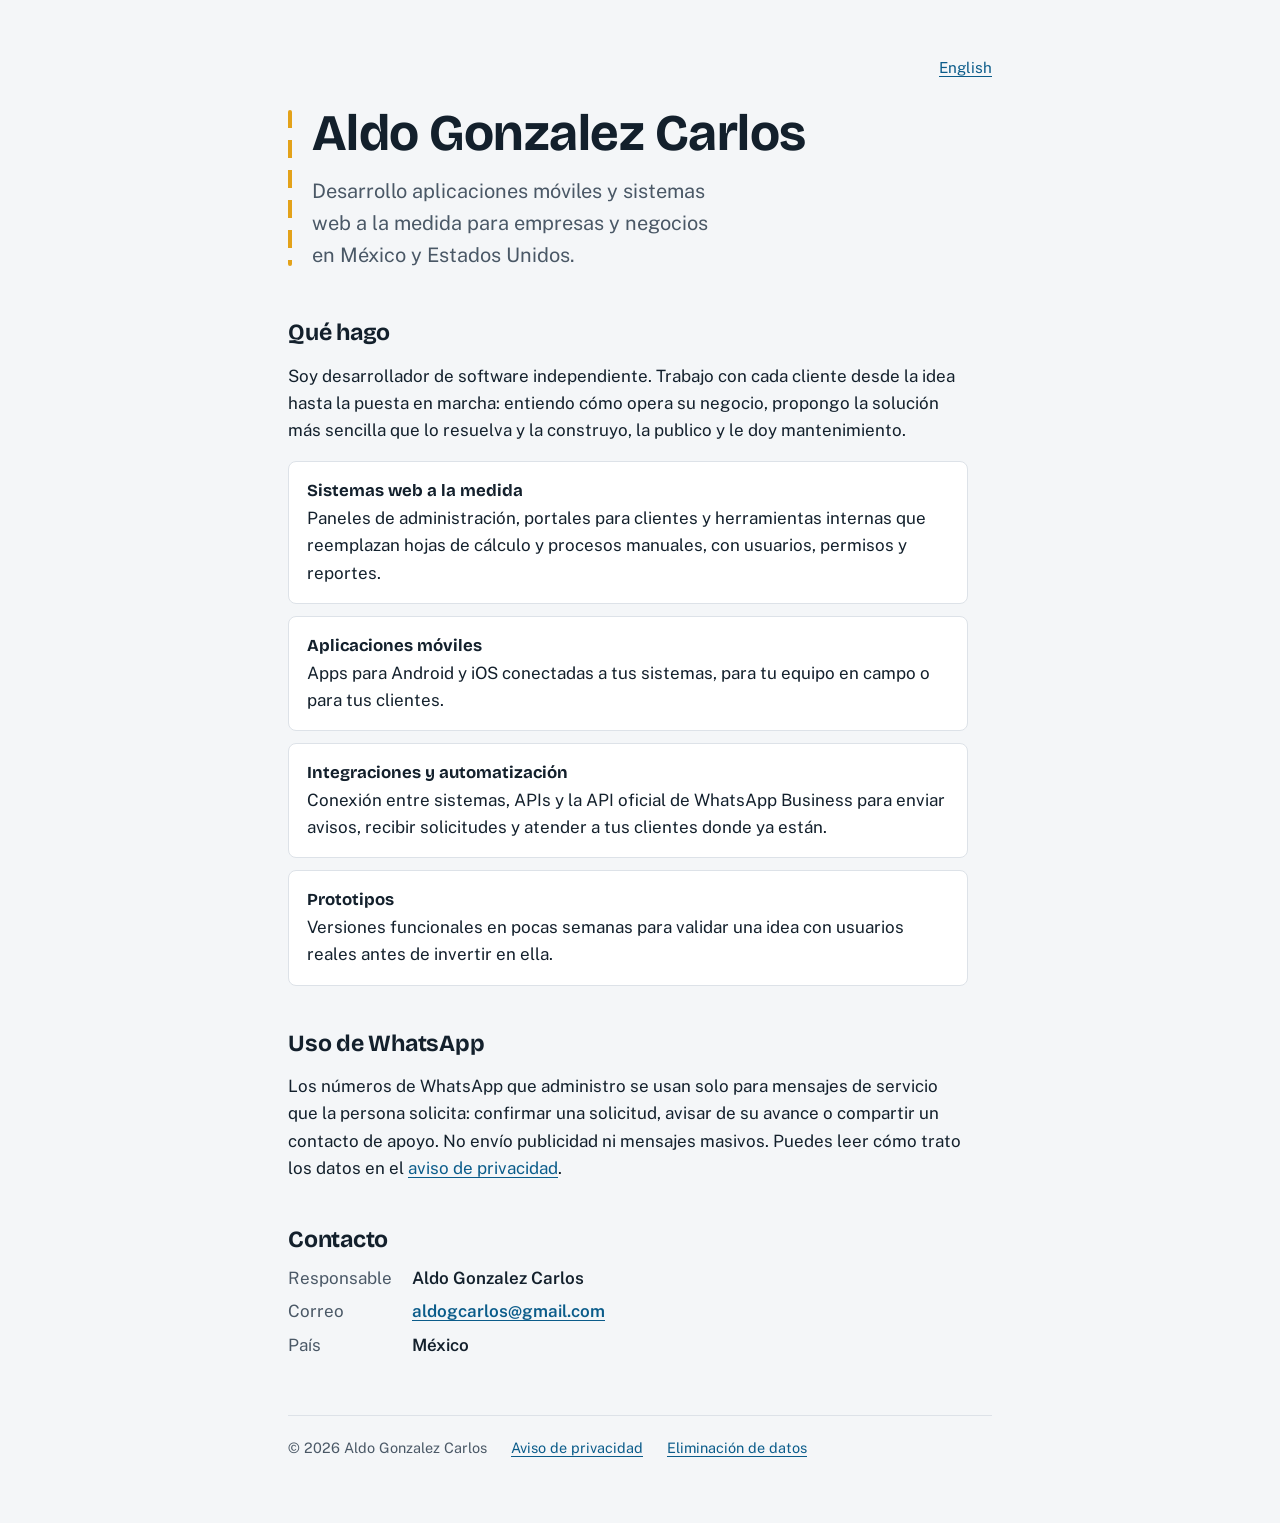
<file: index.html>
<!doctype html>
<html lang="es-MX">
  <head>
    <meta charset="utf-8" />
    <meta name="viewport" content="width=device-width, initial-scale=1" />
    <title>Aldo Gonzalez Carlos · Desarrollo de software</title>
    <meta
      name="description"
      content="Desarrollador de software independiente en México. Aplicaciones móviles, sistemas web a la medida e integraciones con WhatsApp para empresas y negocios en México y Estados Unidos."
    />
    <link rel="alternate" hreflang="es-MX" href="https://aldogcarlos.github.io/" />
    <link rel="alternate" hreflang="en" href="https://aldogcarlos.github.io/en/" />
    <link rel="preconnect" href="https://fonts.googleapis.com" />
    <link rel="preconnect" href="https://fonts.gstatic.com" crossorigin />
    <link
      href="https://fonts.googleapis.com/css2?family=Bricolage+Grotesque:opsz,wght@12..96,600;12..96,700&family=Public+Sans:wght@400;600&display=swap"
      rel="stylesheet"
    />
    <link rel="stylesheet" href="estilos.css" />
  </head>
  <body>
    <main class="pagina">
      <nav class="idioma" aria-label="Idioma"><a href="en/" hreflang="en" lang="en">English</a></nav>
      <header class="encabezado">
        <h1>Aldo Gonzalez Carlos</h1>
        <p class="lema">Desarrollo aplicaciones móviles y sistemas web a la medida para empresas y negocios en México y Estados Unidos.</p>
      </header>

      <section aria-labelledby="que-hago">
        <h2 id="que-hago">Qué hago</h2>
        <p>
          Soy desarrollador de software independiente. Trabajo con cada cliente desde la idea hasta la puesta en marcha:
          entiendo cómo opera su negocio, propongo la solución más sencilla que lo resuelva y la construyo, la publico y le
          doy mantenimiento.
        </p>
        <ul class="servicios">
          <li>
            <strong>Sistemas web a la medida</strong>
            Paneles de administración, portales para clientes y herramientas internas que reemplazan hojas de cálculo y
            procesos manuales, con usuarios, permisos y reportes.
          </li>
          <li>
            <strong>Aplicaciones móviles</strong>
            Apps para Android y iOS conectadas a tus sistemas, para tu equipo en campo o para tus clientes.
          </li>
          <li>
            <strong>Integraciones y automatización</strong>
            Conexión entre sistemas, APIs y la API oficial de WhatsApp Business para enviar avisos, recibir solicitudes
            y atender a tus clientes donde ya están.
          </li>
          <li>
            <strong>Prototipos</strong>
            Versiones funcionales en pocas semanas para validar una idea con usuarios reales antes de invertir en ella.
          </li>
        </ul>
      </section>

      <section aria-labelledby="como-uso-whatsapp">
        <h2 id="como-uso-whatsapp">Uso de WhatsApp</h2>
        <p>
          Los números de WhatsApp que administro se usan solo para mensajes de servicio que la persona solicita: confirmar
          una solicitud, avisar de su avance o compartir un contacto de apoyo. No envío publicidad ni mensajes masivos. Puedes
          leer cómo trato los datos en el <a href="privacidad.html">aviso de privacidad</a>.
        </p>
      </section>

      <section aria-labelledby="contacto">
        <h2 id="contacto">Contacto</h2>
        <dl class="ficha">
          <dt>Responsable</dt>
          <dd>Aldo Gonzalez Carlos</dd>
          <dt>Correo</dt>
          <dd><a href="mailto:aldogcarlos@gmail.com">aldogcarlos@gmail.com</a></dd>
          <dt>País</dt>
          <dd>México</dd>
        </dl>
      </section>

      <footer class="pie">
        <span>© 2026 Aldo Gonzalez Carlos</span>
        <a href="privacidad.html">Aviso de privacidad</a>
        <a href="privacidad.html#eliminacion">Eliminación de datos</a>
      </footer>
    </main>
  </body>
</html>
</file>
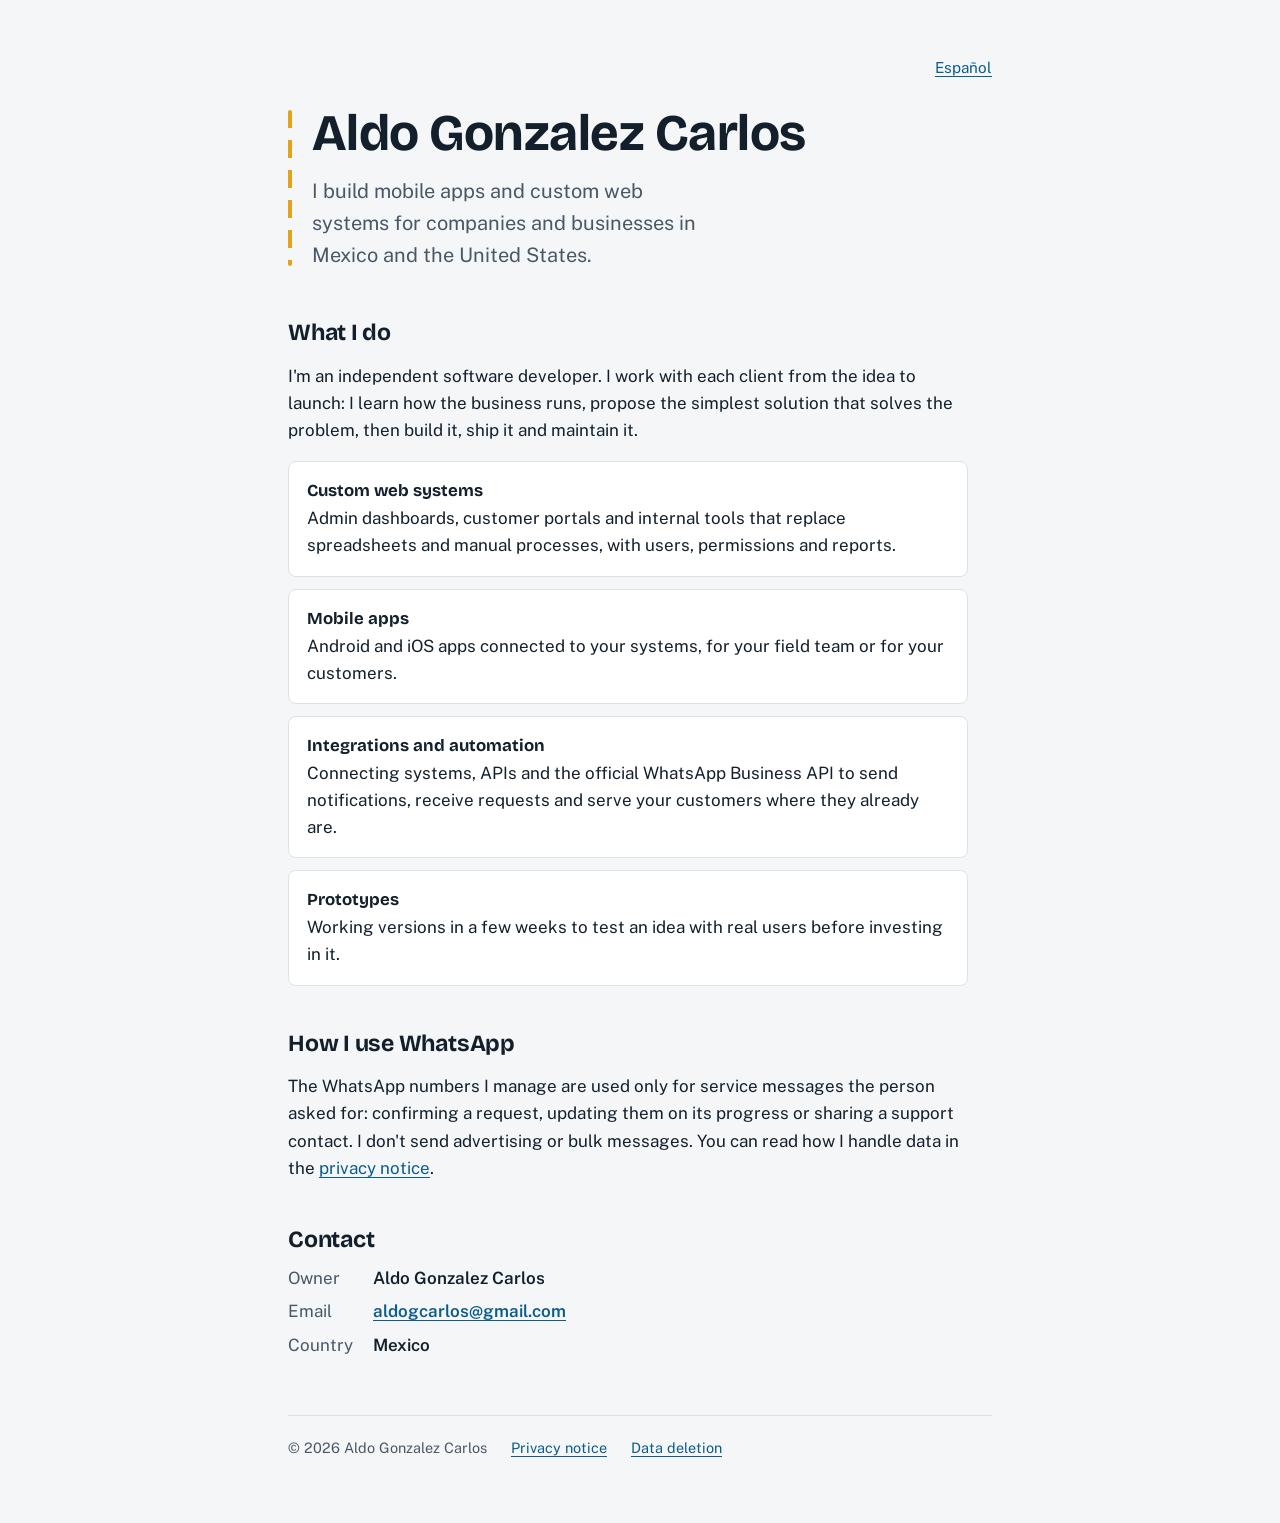
<file: en/index.html>
<!doctype html>
<html lang="en">
  <head>
    <meta charset="utf-8" />
    <meta name="viewport" content="width=device-width, initial-scale=1" />
    <title>Aldo Gonzalez Carlos · Software development</title>
    <meta
      name="description"
      content="Independent software developer. Mobile apps, custom web systems and WhatsApp integrations for companies and businesses in Mexico and the United States."
    />
    <link rel="alternate" hreflang="es-MX" href="https://aldogcarlos.github.io/" />
    <link rel="alternate" hreflang="en" href="https://aldogcarlos.github.io/en/" />
    <link rel="preconnect" href="https://fonts.googleapis.com" />
    <link rel="preconnect" href="https://fonts.gstatic.com" crossorigin />
    <link
      href="https://fonts.googleapis.com/css2?family=Bricolage+Grotesque:opsz,wght@12..96,600;12..96,700&family=Public+Sans:wght@400;600&display=swap"
      rel="stylesheet"
    />
    <link rel="stylesheet" href="../estilos.css" />
  </head>
  <body>
    <main class="pagina">
      <nav class="idioma" aria-label="Language"><a href="../" hreflang="es-MX" lang="es-MX">Español</a></nav>
      <header class="encabezado">
        <h1>Aldo Gonzalez Carlos</h1>
        <p class="lema">I build mobile apps and custom web systems for companies and businesses in Mexico and the United States.</p>
      </header>

      <section aria-labelledby="what-i-do">
        <h2 id="what-i-do">What I do</h2>
        <p>
          I'm an independent software developer. I work with each client from the idea to launch: I learn how the business
          runs, propose the simplest solution that solves the problem, then build it, ship it and maintain it.
        </p>
        <ul class="servicios">
          <li>
            <strong>Custom web systems</strong>
            Admin dashboards, customer portals and internal tools that replace spreadsheets and manual processes, with
            users, permissions and reports.
          </li>
          <li>
            <strong>Mobile apps</strong>
            Android and iOS apps connected to your systems, for your field team or for your customers.
          </li>
          <li>
            <strong>Integrations and automation</strong>
            Connecting systems, APIs and the official WhatsApp Business API to send notifications, receive requests and
            serve your customers where they already are.
          </li>
          <li>
            <strong>Prototypes</strong>
            Working versions in a few weeks to test an idea with real users before investing in it.
          </li>
        </ul>
      </section>

      <section aria-labelledby="whatsapp-use">
        <h2 id="whatsapp-use">How I use WhatsApp</h2>
        <p>
          The WhatsApp numbers I manage are used only for service messages the person asked for: confirming a request,
          updating them on its progress or sharing a support contact. I don't send advertising or bulk messages. You can
          read how I handle data in the <a href="privacy.html">privacy notice</a>.
        </p>
      </section>

      <section aria-labelledby="contact">
        <h2 id="contact">Contact</h2>
        <dl class="ficha">
          <dt>Owner</dt>
          <dd>Aldo Gonzalez Carlos</dd>
          <dt>Email</dt>
          <dd><a href="mailto:aldogcarlos@gmail.com">aldogcarlos@gmail.com</a></dd>
          <dt>Country</dt>
          <dd>Mexico</dd>
        </dl>
      </section>

      <footer class="pie">
        <span>© 2026 Aldo Gonzalez Carlos</span>
        <a href="privacy.html">Privacy notice</a>
        <a href="privacy.html#deletion">Data deletion</a>
      </footer>
    </main>
  </body>
</html>
</file>
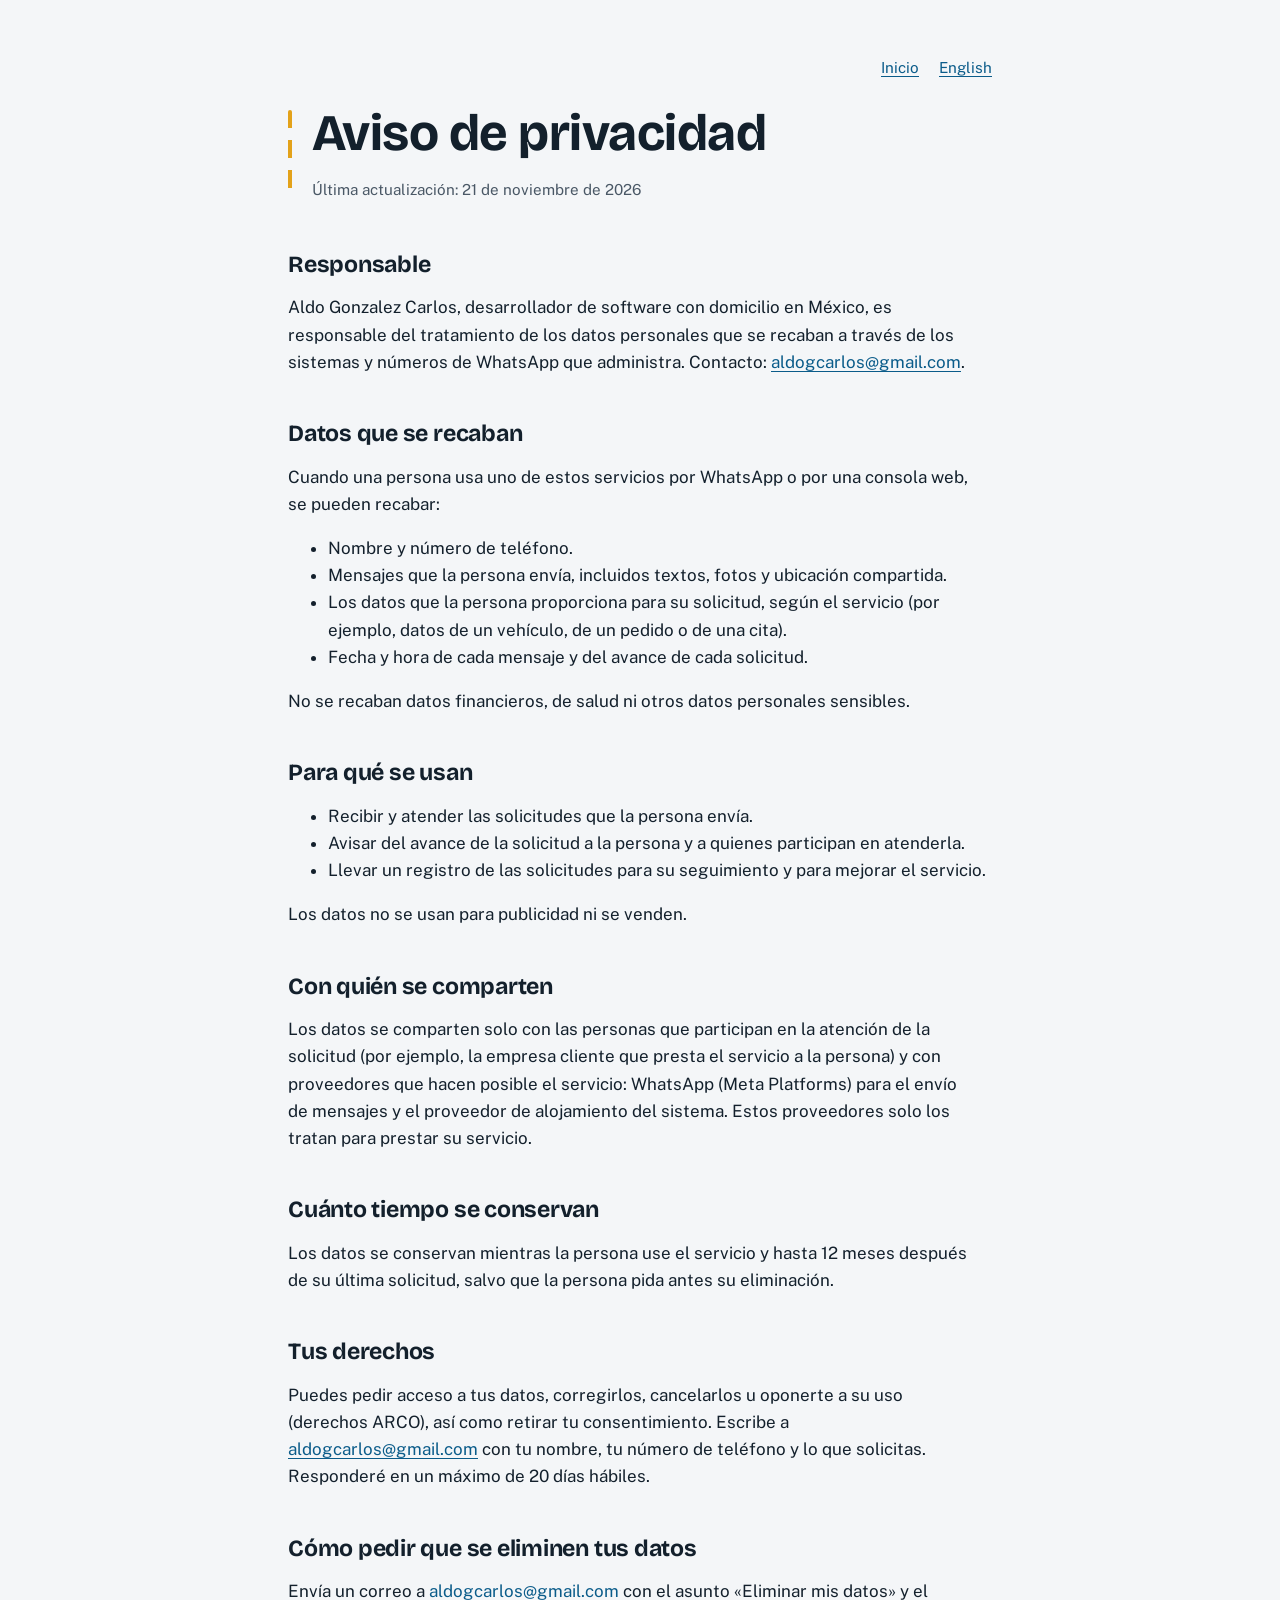
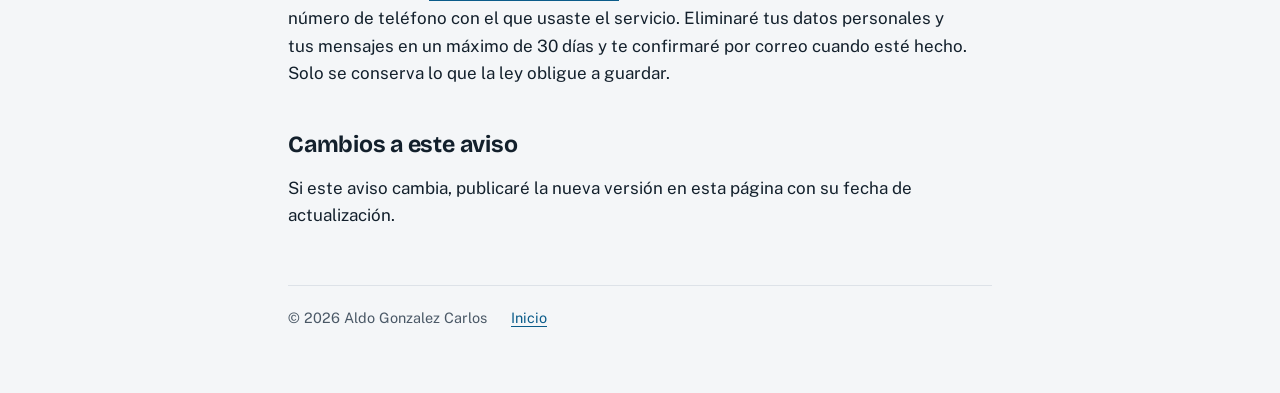
<file: privacidad.html>
<!doctype html>
<html lang="es-MX">
  <head>
    <meta charset="utf-8" />
    <meta name="viewport" content="width=device-width, initial-scale=1" />
    <title>Aviso de privacidad · Aldo Gonzalez Carlos</title>
    <meta name="description" content="Aviso de privacidad de los servicios de software y WhatsApp de Aldo Gonzalez Carlos." />
    <link rel="alternate" hreflang="es-MX" href="https://aldogcarlos.github.io/privacidad.html" />
    <link rel="alternate" hreflang="en" href="https://aldogcarlos.github.io/en/privacy.html" />
    <link rel="preconnect" href="https://fonts.googleapis.com" />
    <link rel="preconnect" href="https://fonts.gstatic.com" crossorigin />
    <link
      href="https://fonts.googleapis.com/css2?family=Bricolage+Grotesque:opsz,wght@12..96,600;12..96,700&family=Public+Sans:wght@400;600&display=swap"
      rel="stylesheet"
    />
    <link rel="stylesheet" href="estilos.css" />
  </head>
  <body>
    <main class="pagina">
      <nav class="idioma" aria-label="Idioma">
        <a href="index.html">Inicio</a>
        <a href="en/privacy.html" hreflang="en" lang="en">English</a>
      </nav>
      <header class="encabezado">
        <h1>Aviso de privacidad</h1>
        <p class="actualizado">Última actualización: 21 de noviembre de 2026</p>
      </header>

      <h2>Responsable</h2>
      <p>
        Aldo Gonzalez Carlos, desarrollador de software con domicilio en México, es responsable del tratamiento de los datos
        personales que se recaban a través de los sistemas y números de WhatsApp que administra. Contacto:
        <a href="mailto:aldogcarlos@gmail.com">aldogcarlos@gmail.com</a>.
      </p>

      <h2>Datos que se recaban</h2>
      <p>Cuando una persona usa uno de estos servicios por WhatsApp o por una consola web, se pueden recabar:</p>
      <ul>
        <li>Nombre y número de teléfono.</li>
        <li>Mensajes que la persona envía, incluidos textos, fotos y ubicación compartida.</li>
        <li>Los datos que la persona proporciona para su solicitud, según el servicio (por ejemplo, datos de un vehículo, de un pedido o de una cita).</li>
        <li>Fecha y hora de cada mensaje y del avance de cada solicitud.</li>
      </ul>
      <p>No se recaban datos financieros, de salud ni otros datos personales sensibles.</p>

      <h2>Para qué se usan</h2>
      <ul>
        <li>Recibir y atender las solicitudes que la persona envía.</li>
        <li>Avisar del avance de la solicitud a la persona y a quienes participan en atenderla.</li>
        <li>Llevar un registro de las solicitudes para su seguimiento y para mejorar el servicio.</li>
      </ul>
      <p>Los datos no se usan para publicidad ni se venden.</p>

      <h2>Con quién se comparten</h2>
      <p>
        Los datos se comparten solo con las personas que participan en la atención de la solicitud (por ejemplo, la empresa
        cliente que presta el servicio a la persona) y con proveedores que hacen posible el servicio: WhatsApp (Meta
        Platforms) para el envío de mensajes y el proveedor de alojamiento del sistema. Estos proveedores solo los tratan
        para prestar su servicio.
      </p>

      <h2>Cuánto tiempo se conservan</h2>
      <p>
        Los datos se conservan mientras la persona use el servicio y hasta 12 meses después de su última solicitud, salvo que
        la persona pida antes su eliminación.
      </p>

      <h2>Tus derechos</h2>
      <p>
        Puedes pedir acceso a tus datos, corregirlos, cancelarlos u oponerte a su uso (derechos ARCO), así como retirar tu
        consentimiento. Escribe a <a href="mailto:aldogcarlos@gmail.com">aldogcarlos@gmail.com</a> con tu nombre, tu número de teléfono y lo que
        solicitas. Responderé en un máximo de 20 días hábiles.
      </p>

      <h2 id="eliminacion">Cómo pedir que se eliminen tus datos</h2>
      <p>
        Envía un correo a <a href="mailto:aldogcarlos@gmail.com">aldogcarlos@gmail.com</a> con el asunto «Eliminar mis datos» y el número de
        teléfono con el que usaste el servicio. Eliminaré tus datos personales y tus mensajes en un máximo de 30 días y te
        confirmaré por correo cuando esté hecho. Solo se conserva lo que la ley obligue a guardar.
      </p>

      <h2>Cambios a este aviso</h2>
      <p>Si este aviso cambia, publicaré la nueva versión en esta página con su fecha de actualización.</p>

      <footer class="pie">
        <span>© 2026 Aldo Gonzalez Carlos</span>
        <a href="index.html">Inicio</a>
      </footer>
    </main>
  </body>
</html>
</file>
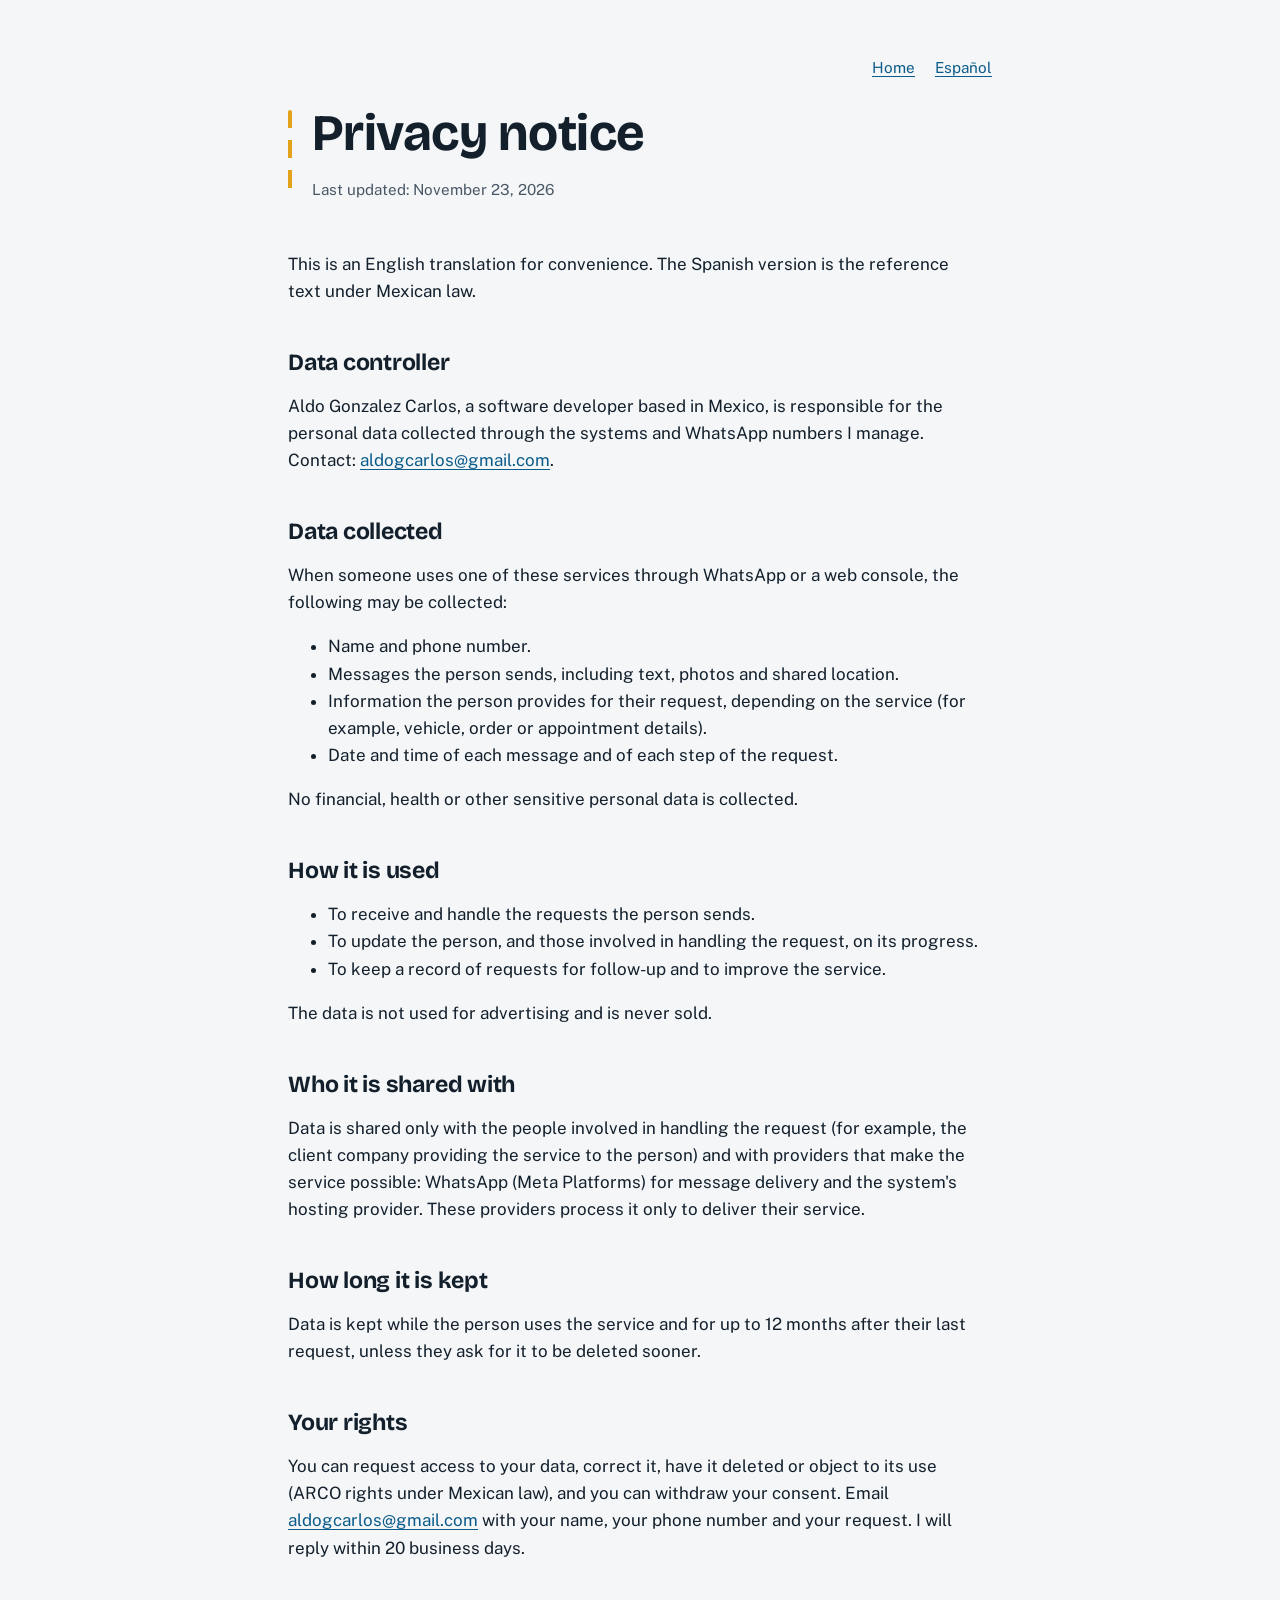
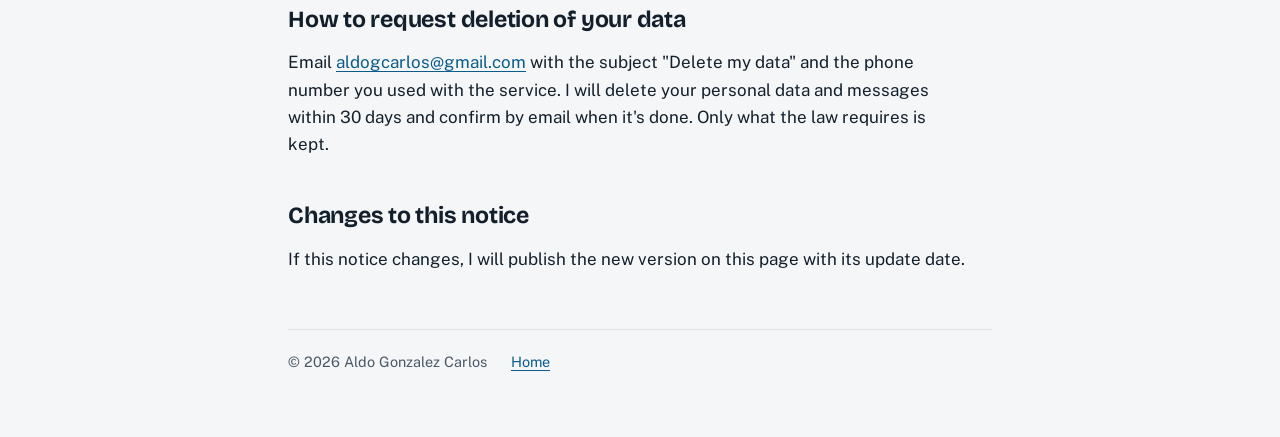
<file: en/privacy.html>
<!doctype html>
<html lang="en">
  <head>
    <meta charset="utf-8" />
    <meta name="viewport" content="width=device-width, initial-scale=1" />
    <title>Privacy notice · Aldo Gonzalez Carlos</title>
    <meta name="description" content="Privacy notice for the software and WhatsApp services of Aldo Gonzalez Carlos." />
    <link rel="alternate" hreflang="es-MX" href="https://aldogcarlos.github.io/privacidad.html" />
    <link rel="alternate" hreflang="en" href="https://aldogcarlos.github.io/en/privacy.html" />
    <link rel="preconnect" href="https://fonts.googleapis.com" />
    <link rel="preconnect" href="https://fonts.gstatic.com" crossorigin />
    <link
      href="https://fonts.googleapis.com/css2?family=Bricolage+Grotesque:opsz,wght@12..96,600;12..96,700&family=Public+Sans:wght@400;600&display=swap"
      rel="stylesheet"
    />
    <link rel="stylesheet" href="../estilos.css" />
  </head>
  <body>
    <main class="pagina">
      <nav class="idioma" aria-label="Language">
        <a href="index.html">Home</a>
        <a href="../privacidad.html" hreflang="es-MX" lang="es-MX">Español</a>
      </nav>
      <header class="encabezado">
        <h1>Privacy notice</h1>
        <p class="actualizado">Last updated: November 23, 2026</p>
      </header>

      <p>
        This is an English translation for convenience. The Spanish version is the reference text under Mexican law.
      </p>

      <h2>Data controller</h2>
      <p>
        Aldo Gonzalez Carlos, a software developer based in Mexico, is responsible for the personal data collected through
        the systems and WhatsApp numbers I manage. Contact:
        <a href="mailto:aldogcarlos@gmail.com">aldogcarlos@gmail.com</a>.
      </p>

      <h2>Data collected</h2>
      <p>When someone uses one of these services through WhatsApp or a web console, the following may be collected:</p>
      <ul>
        <li>Name and phone number.</li>
        <li>Messages the person sends, including text, photos and shared location.</li>
        <li>
          Information the person provides for their request, depending on the service (for example, vehicle, order or
          appointment details).
        </li>
        <li>Date and time of each message and of each step of the request.</li>
      </ul>
      <p>No financial, health or other sensitive personal data is collected.</p>

      <h2>How it is used</h2>
      <ul>
        <li>To receive and handle the requests the person sends.</li>
        <li>To update the person, and those involved in handling the request, on its progress.</li>
        <li>To keep a record of requests for follow-up and to improve the service.</li>
      </ul>
      <p>The data is not used for advertising and is never sold.</p>

      <h2>Who it is shared with</h2>
      <p>
        Data is shared only with the people involved in handling the request (for example, the client company providing
        the service to the person) and with providers that make the service possible: WhatsApp (Meta Platforms) for
        message delivery and the system's hosting provider. These providers process it only to deliver their service.
      </p>

      <h2>How long it is kept</h2>
      <p>
        Data is kept while the person uses the service and for up to 12 months after their last request, unless they ask
        for it to be deleted sooner.
      </p>

      <h2>Your rights</h2>
      <p>
        You can request access to your data, correct it, have it deleted or object to its use (ARCO rights under Mexican
        law), and you can withdraw your consent. Email
        <a href="mailto:aldogcarlos@gmail.com">aldogcarlos@gmail.com</a> with your name, your phone number and your
        request. I will reply within 20 business days.
      </p>

      <h2 id="deletion">How to request deletion of your data</h2>
      <p>
        Email <a href="mailto:aldogcarlos@gmail.com">aldogcarlos@gmail.com</a> with the subject "Delete my data" and the
        phone number you used with the service. I will delete your personal data and messages within 30 days and confirm
        by email when it's done. Only what the law requires is kept.
      </p>

      <h2>Changes to this notice</h2>
      <p>If this notice changes, I will publish the new version on this page with its update date.</p>

      <footer class="pie">
        <span>© 2026 Aldo Gonzalez Carlos</span>
        <a href="index.html">Home</a>
      </footer>
    </main>
  </body>
</html>
</file>
<file: estilos.css>
/* Sitio de desarrollador independiente: tinta azul noche, papel frío y una línea de carril ámbar como único acento. */
:root {
  --papel: #f4f6f8;
  --superficie: #ffffff;
  --tinta: #13202c;
  --tinta-2: #4a5866;
  --linea: #dde2e8;
  --carril: #e3a21a;
  --enlace: #0b5c8a;
  --titulos: 'Bricolage Grotesque', 'Public Sans', system-ui, sans-serif;
  --texto: 'Public Sans', system-ui, -apple-system, 'Segoe UI', sans-serif;
}

@media (prefers-color-scheme: dark) {
  :root {
    --papel: #0f1820;
    --superficie: #16222d;
    --tinta: #e8edf2;
    --tinta-2: #a7b4c1;
    --linea: #263544;
    --enlace: #7cc4ec;
  }
}

* {
  box-sizing: border-box;
}

body {
  margin: 0;
  background: var(--papel);
  color: var(--tinta);
  font-family: var(--texto);
  font-size: 1.0625rem;
  line-height: 1.6;
}

a {
  color: var(--enlace);
  text-underline-offset: 3px;
}

a:focus-visible {
  outline: 3px solid var(--carril);
  outline-offset: 2px;
  border-radius: 2px;
}

.pagina {
  max-width: 46rem;
  margin: 0 auto;
  padding: 3.5rem 1rem 4rem;
}

/* La línea de carril: discontinua, a la izquierda del encabezado. */
.encabezado {
  position: relative;
  padding-left: 1.5rem;
  margin-bottom: 3rem;
}

.encabezado::before {
  content: '';
  position: absolute;
  left: 0;
  top: 0.35rem;
  bottom: 0.35rem;
  width: 4px;
  background: repeating-linear-gradient(to bottom, var(--carril) 0 18px, transparent 18px 30px);
  border-radius: 2px;
}

h1,
h2,
h3 {
  font-family: var(--titulos);
  line-height: 1.15;
  letter-spacing: -0.01em;
}

h1 {
  font-size: clamp(2.2rem, 6vw, 3.2rem);
  font-weight: 700;
  margin: 0 0 0.75rem;
}

.lema {
  font-size: 1.25rem;
  color: var(--tinta-2);
  margin: 0;
  max-width: 34ch;
}

h2 {
  font-size: 1.45rem;
  margin: 2.75rem 0 0.75rem;
}

h3 {
  font-size: 1.1rem;
  margin: 1.5rem 0 0.35rem;
}

p,
li {
  max-width: 68ch;
}

.servicios {
  list-style: none;
  padding: 0;
  margin: 0;
  display: grid;
  gap: 0.75rem;
}

.servicios li {
  padding: 1rem 1.15rem;
  background: var(--superficie);
  border: 1px solid var(--linea);
  border-radius: 8px;
}

.servicios strong {
  display: block;
  font-family: var(--titulos);
  font-size: 1.05rem;
}

.ficha {
  display: grid;
  grid-template-columns: max-content 1fr;
  gap: 0.4rem 1.25rem;
  margin: 0;
}

.ficha dt {
  color: var(--tinta-2);
}

.ficha dd {
  margin: 0;
  font-weight: 600;
}

.pie {
  margin-top: 3.5rem;
  padding-top: 1.25rem;
  border-top: 1px solid var(--linea);
  font-size: 0.9rem;
  color: var(--tinta-2);
  display: flex;
  flex-wrap: wrap;
  gap: 0.5rem 1.5rem;
}

/* Selector de idioma: arriba a la derecha, discreto */
.idioma {
  display: flex;
  justify-content: flex-end;
  gap: 1.25rem;
  margin-bottom: 1.5rem;
  font-size: 0.95rem;
}

.volver {
  display: inline-block;
  margin-bottom: 2rem;
  font-size: 0.95rem;
}

.actualizado {
  color: var(--tinta-2);
  font-size: 0.95rem;
}

@media (max-width: 520px) {
  .pagina {
    padding-top: 2.25rem;
  }
  .ficha {
    grid-template-columns: 1fr;
    gap: 0.1rem;
  }
  .ficha dd {
    margin-bottom: 0.6rem;
  }
}
</file>
